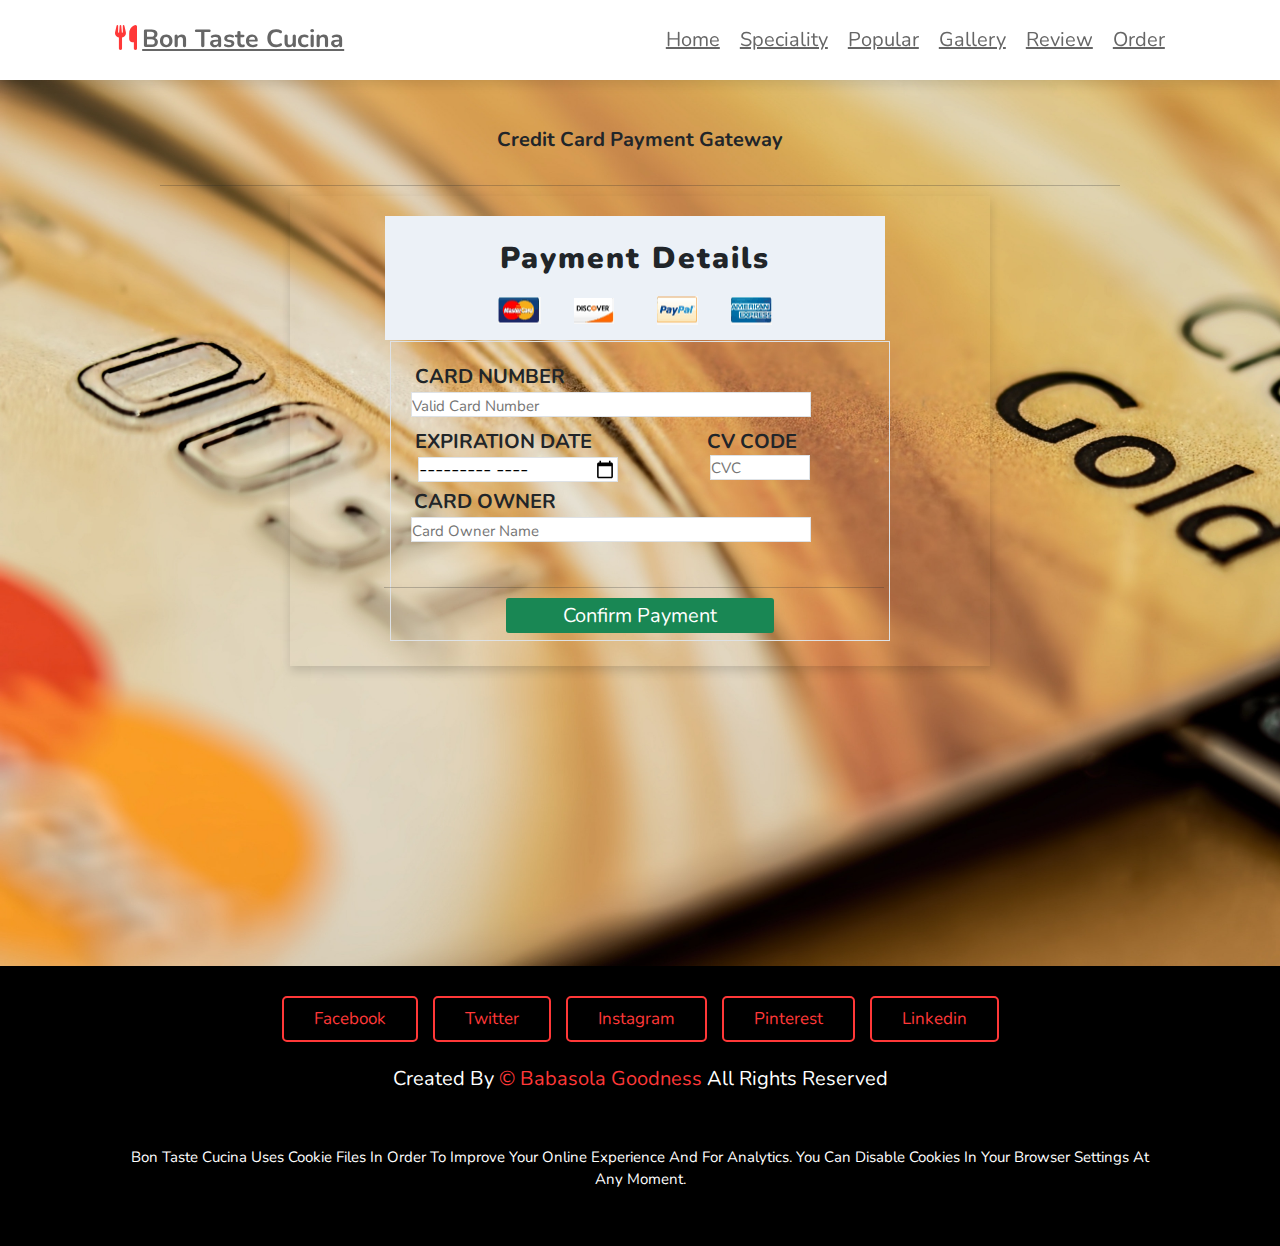
<file: Card.html>
<!DOCTYPE html>
<html lang="en">
<head>
    <meta charset="UTF-8">
    <meta http-equiv="X-UA-Compatible" content="IE=edge">
    <meta name="viewport" content="width=device-width, initial-scale=1.0">
    <title> Pay with Card </title>

    <link rel="preconnect" href="https://fonts.googleapis.com">
    <link rel="preconnect" href="https://fonts.gstatic.com" crossorigin>
    <link href="https://fonts.googleapis.com/css2?family=Dancing+Script:wght@400;500;600&family=Quicksand:wght@300;400;500;600;700&display=swap" rel="stylesheet">
    <link rel="stylesheet" href="bootstrap-5.1.3-dist/css/bootstrap.css">

    <!-- font awesome cdn link -->
    <link rel="stylesheet" href="https://cdnjs.cloudflare.com/ajax/libs/font-awesome/6.2.0/css/all.min.css">
    <link rel="shortcut icon" href="/img/bankfav.jpg" type="image/x-icon">

    <!-- custom css file link -->
    <link rel="stylesheet" href="Home.css">
    <link rel="stylesheet" href="cart.css">
</head>
<body class="backCard">
    
    <!-- header section -->
    <header>
        <a href="#" class="logo"><i class="fas fa-utensils"></i>Bon Taste Cucina</a>

        <div id="menu-bar" class="fas fa-bars"></div>

        <nav class="navbar">
            <a href="Home.html">home</a>
            <a href="#speciality">speciality</a>
            <a href="#popular">popular</a>
            <a href="#gallery">gallery</a>
            <a href="#review">review</a>
            <a href="#order">order</a>
            <!-- <a class="active" href="cart.html"><i class="fa-solid fa-cart-shopping"> <div id="badge"> 0 </div></i></a> -->
        </nav>
    </header>

    <br><br><br><br><br><br><br>

    <article class="text-center">
        <section>
            <p class="fs-2 fw-bold">Credit Card Payment Gateway</p>
        </section>

        <hr class="w-75 m-auto">

        <section class="shadow payCard m-auto mt-3">
            <div class="pay p-4">
                <p class="mt-2 pb-2 pdetails">Payment Details</p>
                <img src="img/mastercard.PNG" alt="Master Card" class="mastercard">
                <img src="img/Discover.PNG" alt="Discover" class="discover">
                <img src="img/Paypal.PNG" alt="Paypal" class="paypal">
                <img src="img/Americaexpress.PNG" alt="America Express" class="americaexpress">
            </div>
        </section>
        <section class="div59 border">
            <div class="ms-auto">
                <p class="cardNo">
                    <label for="cardNumber" class="fw-bold fs-2">CARD NUMBER</label><br>
                    <input class="m-auto cardInput border" type="tel" name="cardNumber" id="cardNumber" placeholder="Valid Card Number" required>
                </p>
                <p class="expiringDate">
                    <label for="expiringDate" class="fw-bold fs-2">EXPIRATION DATE</label>
                    <input type="month" name="expiringDate" id="expiringDate" class="border cardExpire" required>
                    <label for="cvCode" class="fs-2 fw-bold cvCodelabel"> CV CODE</label>
                    <input type="tel" name="cvCode" id="cvCode" placeholder="CVC" pattern="[0-9]{3}" class="cvCode border" required>
                </p>
                <p>
                    <label for="cardOwner" class="fs-2 fw-bold cardOwnerlabel"> CARD OWNER</label>
                    <input type="text" name="cardOwner" id="cardOwner" placeholder="Card Owner Name" class="border cardOwner" required >
                </p>
            </div>

            <hr class="div77">

            <div>
                <button class="btn-success fs-2 p-1 w-100 rounded-3" type="submit" onclick="confirmPayment()">Confirm Payment</button>
            </div>
        </section>
    </article>
    


    <section class="footer">

        <div class="share">
            <a href="#" class="btn">facebook</a>
            <a href="#" class="btn">twitter</a>
            <a href="#" class="btn">instagram</a>
            <a href="#" class="btn">pinterest</a>
            <a href="#" class="btn">linkedin</a>
        </div> 

        <h1 class="credit"> created by <span> &copy; Babasola Goodness </span> all rights reserved</h1>

        <p class="credits">Bon Taste Cucina uses cookie files in order to improve your online experience and for analytics. You can disable cookies in your browser settings at any moment.</p>
    </section>


    <!-- Scroll top button -->
    <a href="#home" class="fas fa-angle-up" id="scroll-top"></a>



    <!-- custom js file link -->
    <script src="cart.js"></script>
    <script src="bootstrap-5.1.3-dist/js/bootstrap.js"></script>
    <script src="bootstrap-5.1.3-dist/js/bootstrap.bundle.js"></script>
</body>
</html>
</file>
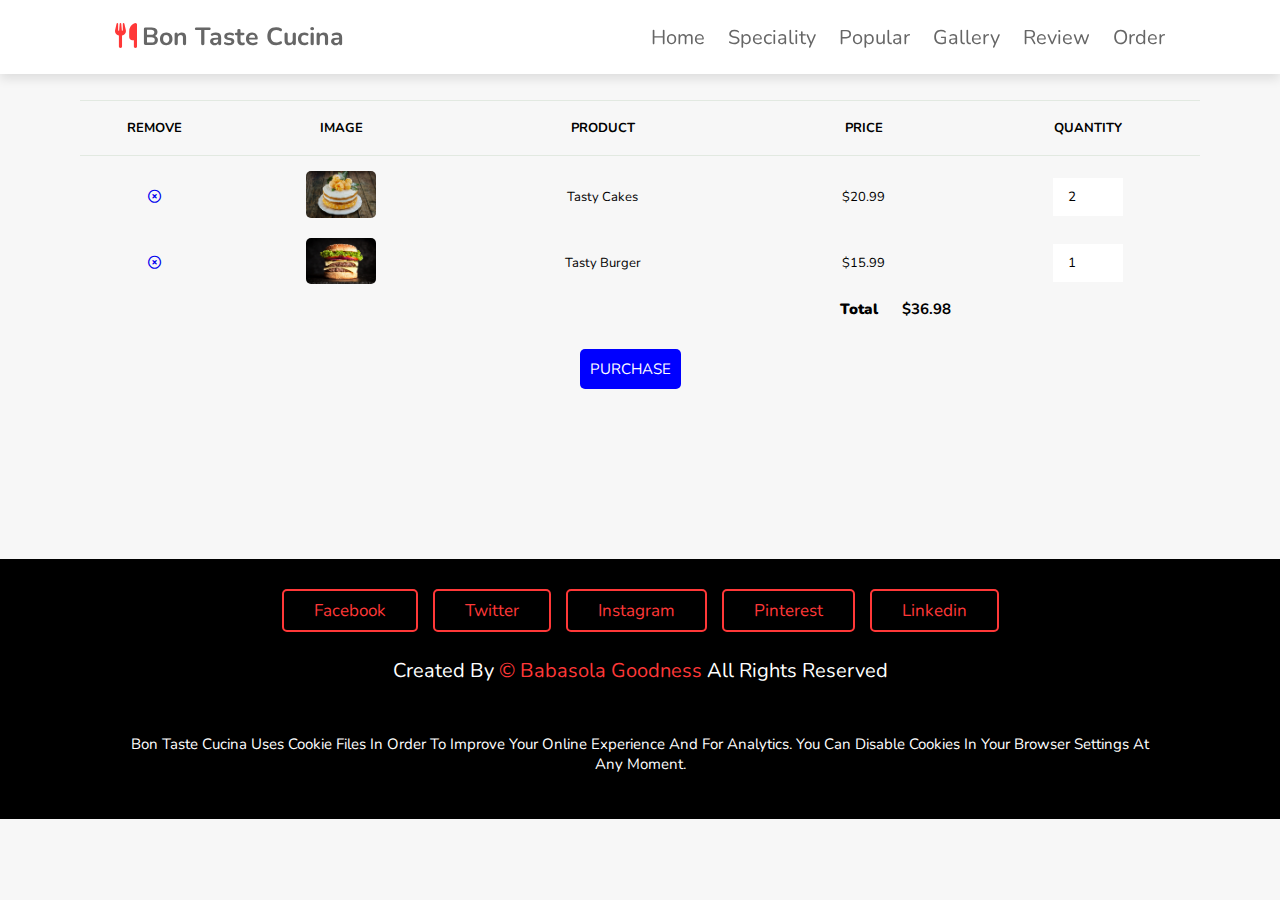
<file: cart.html>
<!DOCTYPE html>
<html lang="en">
<head>
    <meta charset="UTF-8">
    <meta http-equiv="X-UA-Compatible" content="IE=edge">
    <meta name="viewport" content="width=device-width, initial-scale=1.0">
    <title>Cart</title>

    <link rel="preconnect" href="https://fonts.googleapis.com">
    <link rel="preconnect" href="https://fonts.gstatic.com" crossorigin>
    <link href="https://fonts.googleapis.com/css2?family=Dancing+Script:wght@400;500;600&family=Quicksand:wght@300;400;500;600;700&display=swap" rel="stylesheet">

    <!-- font awesome cdn link -->
    <link rel="stylesheet" href="https://cdnjs.cloudflare.com/ajax/libs/font-awesome/6.2.0/css/all.min.css">
    <link rel="shortcut icon" href="/img/favicon.jpg" type="image/x-icon">

    <!-- custom css file link -->
    <link rel="stylesheet" href="Home.css">
    <link rel="stylesheet" href="cart.css">
</head>
<body>
    
    <!-- header section -->
    <header>
        <a href="#" class="logo"><i class="fas fa-utensils"></i>Bon Taste Cucina</a>

        <div id="menu-bar" class="fas fa-bars"></div>

        <nav class="navbar">
            <a href="Home.html">home</a>
            <a href="#speciality">speciality</a>
            <a href="#popular">popular</a>
            <a href="#gallery">gallery</a>
            <a href="#review">review</a>
            <a href="#order">order</a>
            <!-- <a class="active" href="cart.html"><i class="fa-solid fa-cart-shopping"> <div id="badge"> 0 </div></i></a> -->
        </nav>
    </header>


    <section class="section-p1" id="cart">
        <table width="100%">
            <thead>
                <tr>
                    <td>Remove</td>
                    <td>Image</td>
                    <td>Product</td>
                    <td>Price</td>
                    <td>Quantity</td>
                    <!-- <td>Subtotal</td> -->
                </tr>
            </thead>
            <tbody class="cart-row">
                 <tr>
                    <td><a href="#" class="btn-danger"><i class="far fa-times-circle"></i></a></td>
                    <td><img src="img/p-2.jpg" alt=""></td>
                    <td>Tasty Cakes</td>
                    <td class="cart-price">$20.99</td>
                    <td><input class="cart-quantity-input" type="number" value="2"></td>
                    <!-- <td>$20</td> -->
                 </tr>
                 <tr>
                    <td><a href="#" class="btn-danger"><i class="far fa-times-circle"></i></a></td>
                    <td><img src="img/p-1.jpg" alt=""></td>
                    <td>Tasty Burger</td>
                    <td class="cart-price">$15.99</td>
                    <td><input class="cart-quantity-input" type="number" value="1"></td>
                    <!-- <td>$15</td> -->
                 </tr>
                 <!-- <tr>
                    <td><a href="#" class="btn-danger"><i class="far fa-times-circle"></i></a></td>
                    <td><img src="img/p-5.jpg" alt=""></td>
                    <td>Cold Drinks</td>
                    <td class="cart-price">$10</td>
                    <td class="cart-quantity-input"><input type="number" value="1"></td>
                    <td>$10</td>
                 </tr> -->
            </tbody>
        </table>
        <div class="cart-total">
            <strong class="cart-total-title">Total</strong>
            <span class="cart-total-price">$36.98</span>
        </div>

        <button class="btn-purchase" type="button">PURCHASE</button>
    </section>
    <br><br><br><br><br>


    <section class="footer">

        <div class="share">
            <a href="#" class="btn">facebook</a>
            <a href="#" class="btn">twitter</a>
            <a href="#" class="btn">instagram</a>
            <a href="#" class="btn">pinterest</a>
            <a href="#" class="btn">linkedin</a>
        </div> 

        <h1 class="credit"> created by <span> &copy; Babasola Goodness </span> all rights reserved</h1>

        <p class="credits">Bon Taste Cucina uses cookie files in order to improve your online experience and for analytics. You can disable cookies in your browser settings at any moment.</p>
    </section>


    <!-- Scroll top button -->
    <a href="#home" class="fas fa-angle-up" id="scroll-top"></a>



    <!-- custom js file link -->
    <script src="cart.js"></script>
</body>
</html>
</file>
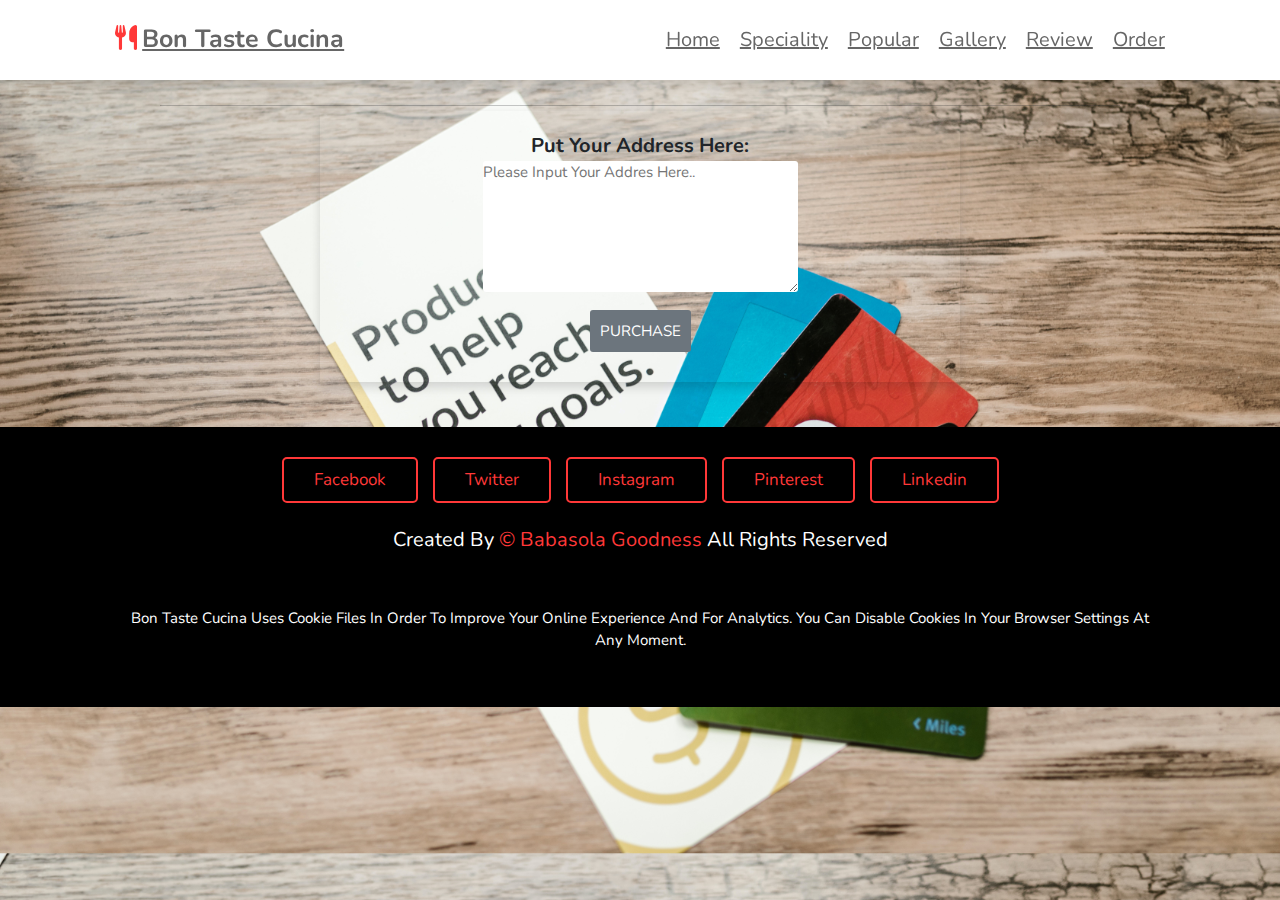
<file: Cash.html>
<!DOCTYPE html>
<html lang="en">
<head>
    <meta charset="UTF-8">
    <meta http-equiv="X-UA-Compatible" content="IE=edge">
    <meta name="viewport" content="width=device-width, initial-scale=1.0">
    <title> Pay on Delivery </title>

    <link rel="preconnect" href="https://fonts.googleapis.com">
    <link rel="preconnect" href="https://fonts.gstatic.com" crossorigin>
    <link href="https://fonts.googleapis.com/css2?family=Dancing+Script:wght@400;500;600&family=Quicksand:wght@300;400;500;600;700&display=swap" rel="stylesheet">
    <link rel="stylesheet" href="bootstrap-5.1.3-dist/css/bootstrap.css">

    <!-- font awesome cdn link -->
    <link rel="stylesheet" href="https://cdnjs.cloudflare.com/ajax/libs/font-awesome/6.2.0/css/all.min.css">
    <!-- <link rel="shortcut icon" href="/img/atmm.jpg" type="image/x-icon"> -->
    <link rel="shortcut icon" href="img/atmm.jpg" type="image/x-icon">

    <!-- custom css file link -->
    <link rel="stylesheet" href="Home.css">
    <link rel="stylesheet" href="cart.css">
</head>
<body class="backCash">
    
    <!-- header section -->
    <header>
        <a href="#" class="logo"><i class="fas fa-utensils"></i>Bon Taste Cucina</a>

        <div id="menu-bar" class="fas fa-bars"></div>

        <nav class="navbar">
            <a href="Home.html">home</a>
            <a href="#speciality">speciality</a>
            <a href="#popular">popular</a>
            <a href="#gallery">gallery</a>
            <a href="#review">review</a>
            <a href="#order">order</a>
            <!-- <a class="active" href="cart.html"><i class="fa-solid fa-cart-shopping"> <div id="badge"> 0 </div></i></a> -->
        </nav>
    </header>

    <br><br><br><br><br><br><br>

    <article class="text-center">

        <hr class="m-auto w-75">

        <section class="shadow w-50 m-auto mt-2">
            <p class="fs-3">
                <label for="address" class="fw-bold fs-2">Put your address here:</label>
                <textarea name="address" id="address" cols="30" rows="5" autofocus placeholder="Please Input your addres here.." class="rounded-3"></textarea>
            </p>
            <p>
                <button class="btn-lg btn-secondary p-3 fs-4" type="button" onclick="CashPurchase()">PURCHASE</button>
            </p>
        </section>
    </article>
    
    <br><br><br>


    <section class="footer">

        <div class="share">
            <a href="#" class="btn">facebook</a>
            <a href="#" class="btn">twitter</a>
            <a href="#" class="btn">instagram</a>
            <a href="#" class="btn">pinterest</a>
            <a href="#" class="btn">linkedin</a>
        </div> 

        <h1 class="credit"> created by <span> &copy; Babasola Goodness </span> all rights reserved</h1>

        <p class="credits">Bon Taste Cucina uses cookie files in order to improve your online experience and for analytics. You can disable cookies in your browser settings at any moment.</p>
    </section>


    <!-- Scroll top button -->
    <a href="#home" class="fas fa-angle-up" id="scroll-top"></a>



    <!-- custom js file link -->
    <script src="cart.js"></script>
</body>
</html>
</file>
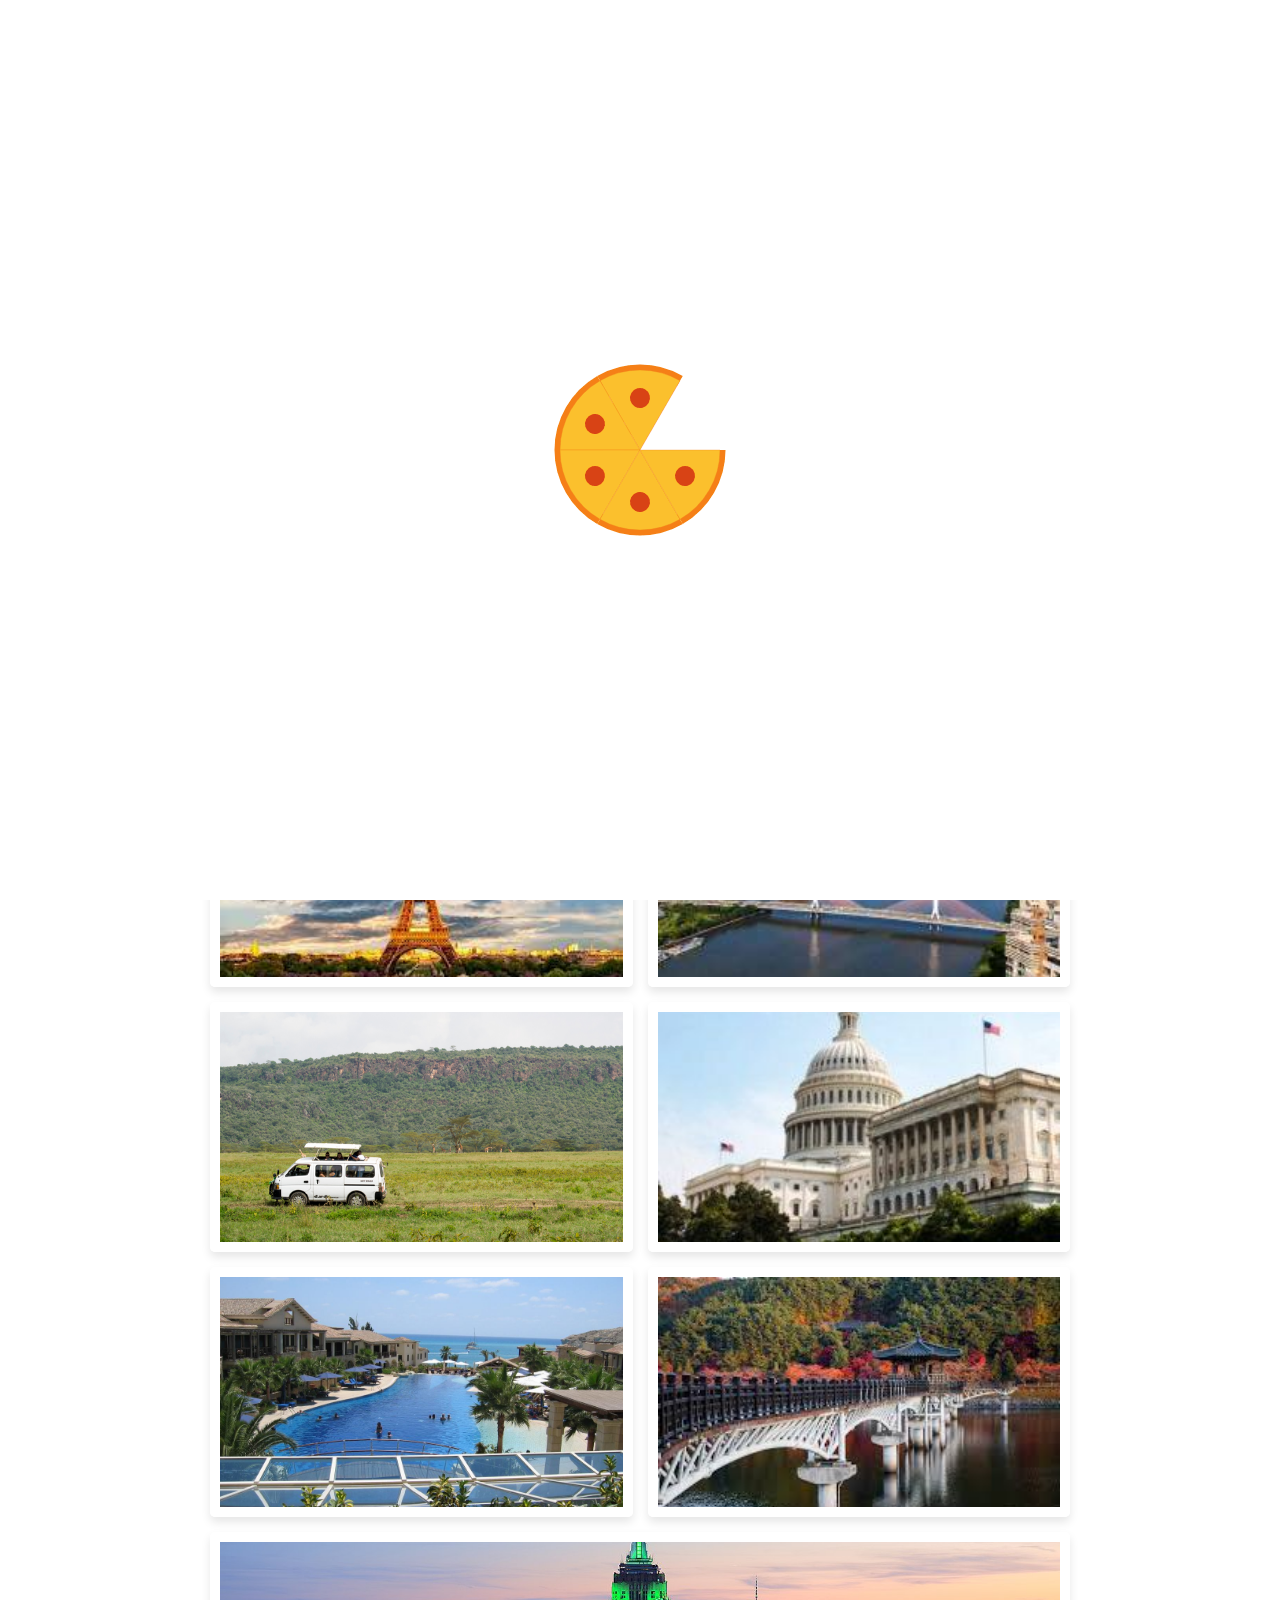
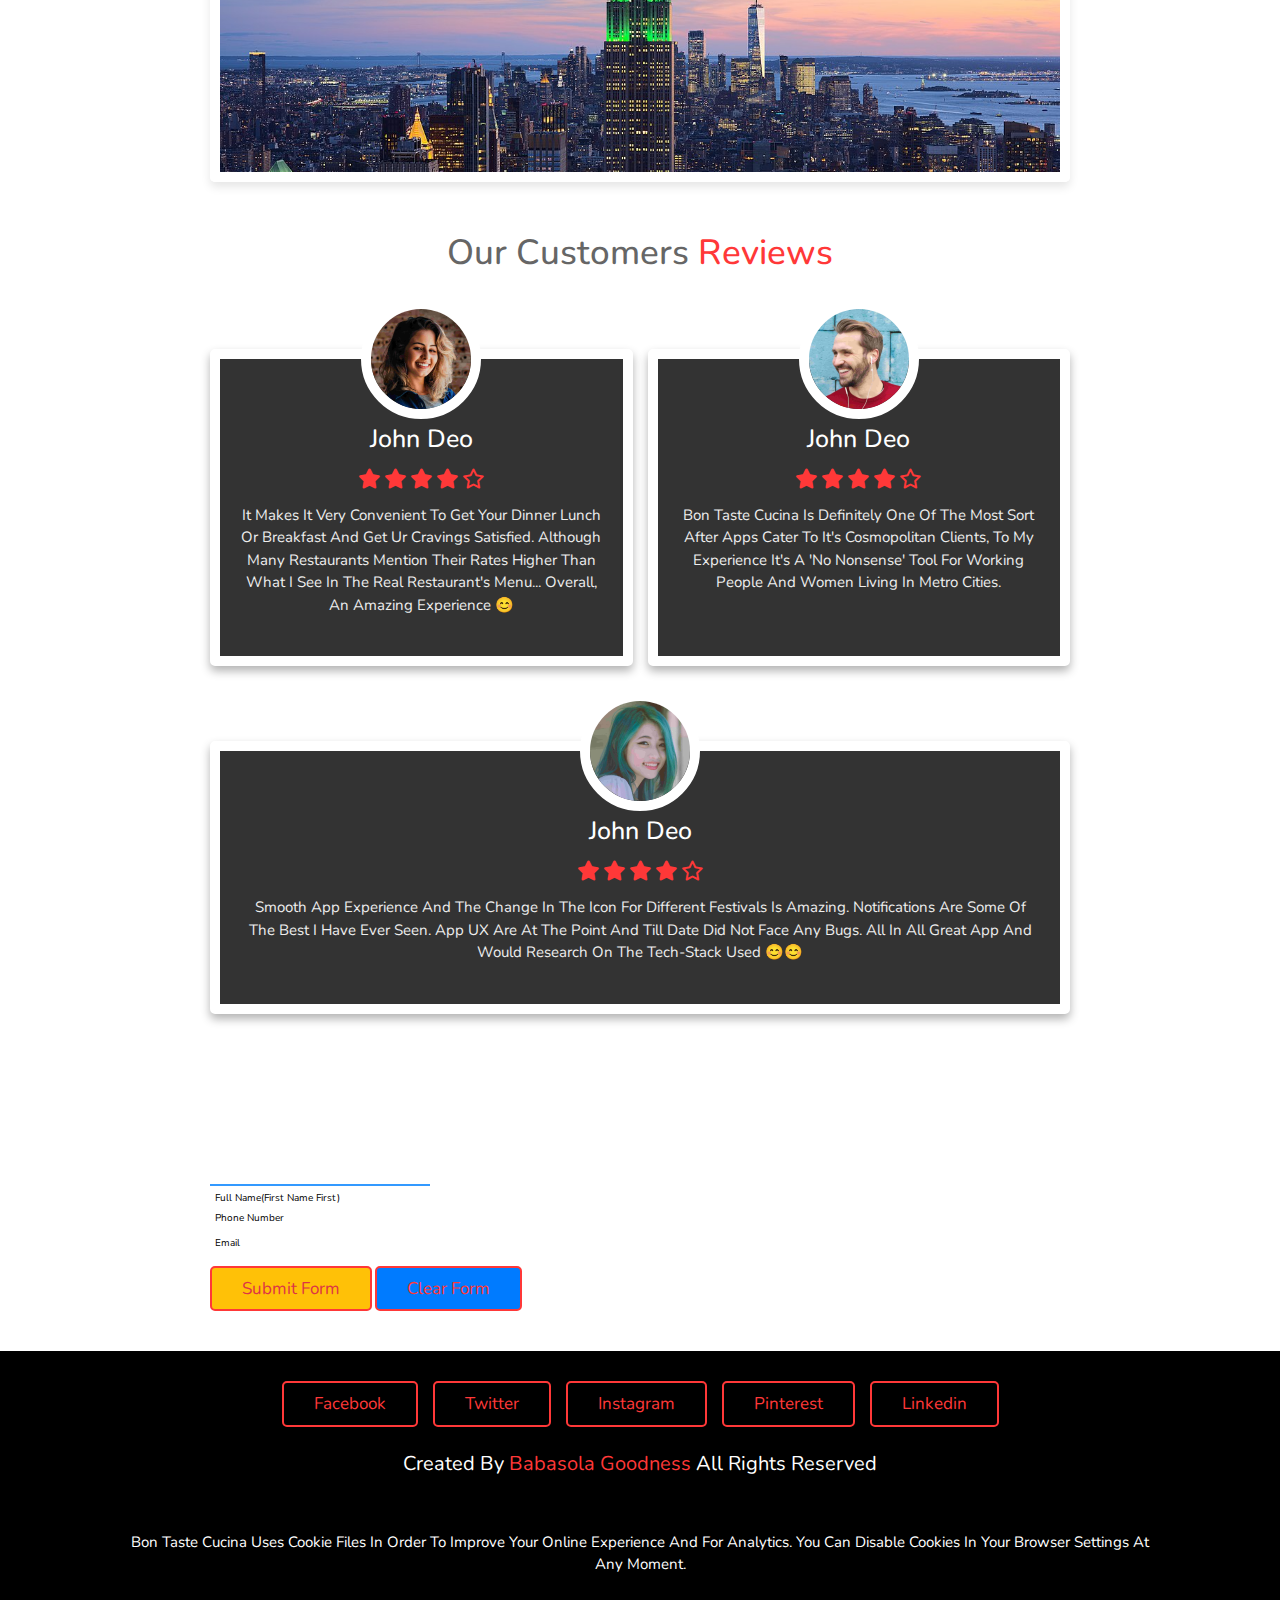
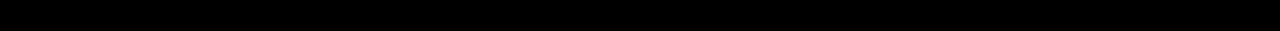
<file: Home.html>
<!DOCTYPE html>
<html lang="en">

<head>
    <meta charset="UTF-8">
    <meta http-equiv="X-UA-Compatible" content="IE=edge">
    <meta name="viewport" content="width=device-width, initial-scale=1.0">
    <title>Welcome</title>
    <!-- Latest compiled and minified CSS -->
    <link rel="stylesheet" href="https://maxcdn.bootstrapcdn.com/bootstrap/4.5.0/css/bootstrap.min.css">

    <!-- jQuery library -->
    <script src="https://ajax.googleapis.com/ajax/libs/jquery/3.5.1/jquery.min.js"></script>

    <!-- Popper JS -->
    <script src="https://cdnjs.cloudflare.com/ajax/libs/popper.js/1.16.0/umd/popper.min.js"></script>

    <!-- Latest compiled JavaScript -->
    <script src="https://maxcdn.bootstrapcdn.com/bootstrap/4.5.0/js/bootstrap.min.js"></script>
    <link rel="stylesheet" href="style2.css">
    <link rel="stylesheet" href="bootstrap-5.1.3-dist/css/">
    <link rel="preconnect" href="https://fonts.googleapis.com">
    <link rel="preconnect" href="https://fonts.gstatic.com" crossorigin>
    <link
        href="https://fonts.googleapis.com/css2?family=Dancing+Script:wght@400;500;600&family=Quicksand:wght@300;400;500;600;700&display=swap"
        rel="stylesheet">

    <!-- font awesome cdn link -->
    <link rel="stylesheet" href="https://cdnjs.cloudflare.com/ajax/libs/font-awesome/6.2.0/css/all.min.css">
    <link rel="shortcut icon" href="/img/favicon.jpg" type="image/x-icon">

    <!-- custom css file link -->
    <link rel="stylesheet" href="Home.css">

    <!-- ADD To Cart JS file -->
    <script src="cart.js" async></script>
</head>

<body>
    <!-- header section -->
    <header>
        <a href="#" class="logo"><i class="fas fa-utensils"></i>Miracle Airline</a>

        <div id="menu-bar" class="fas fa-bars"></div>

        <nav class="navbar">
            <a href="#home">home</a>
            <a href="#speciality">Explore</a>
            <a href="#popular">popular</a>
            <a href="#gallery">gallery</a>
            <a href="#review">review</a>
            <a href="cart.html">book</a>
            <!-- <a href="cart.html"><i class="fa-solid fa-cart-shopping"><div id="badge"> 0 </div></i> </a> -->
        </nav>
    </header>


    <script src="form.js"></script>



    <!-- Home section -->
    <section class="home" id="home">

        <div class="content">
            <div id="form"><!--form-->
                <h1 class="text-danger">Book A Flight</h1>

                <div id="input"><!--input-->
                    <input type="text" id="input-group" id="fromPlace" placeholder="From">
                    <input type="text" id="input-group" id="toPlace" placeholder="To">
                    <input type="text" id="input-group" id="date" placeholder="Departure Date">
                    <input type="text" id="input-group" placeholder="Departure Time">
                    <select id="input-group">
                    </select>
                </div><!--input-->

                <div id="input2"><!--input2-->
                    <input type="number" id="input-group" placeholder="Adult">
                    <input type="number" id="input-group" placeholder="Children(2-11years)">
                    <input type="number" id="input-group" placeholder="infant(under 2years)">
                </div><!--input2-->

                <div id="input3"><!--input3-->
                    <span id="input-group" class="text-primary">Select Your Fare</span>
                    <input type="radio" id="input-group" name="r">
                    <label class="" for="input-group">One Way</label>
                    <input type="radio" id="input-group" name="r">
                    <label class="" for="input-group">Round Trip</label>
                </div><!--input3-->

                <div id="input4"><!--input4-->
                    <input type="text" id="input-group" placeholder="Return Date">
                    <input type="text" id="input-group" placeholder="Return time">
                    <input type="text" id="input-group1" placeholder="Any Message">
                </div><!--input4-->

                <div id="input5"><!--input5-->
                    <h5 class="text-danger">Personal Details</h5>
                </div><!--input5-->

                <div id="myForm" class="input6"><!--input6-->
                    <input type="text" class="input-group" placeholder="Full Name(First name first)" id="fullName">
                    <input type="number" class="input-group" placeholder="Phone Number" id="number">
                    <input type="email" class="input-group1" placeholder="Email" id="email">
                </div><!--input6-->
                <button type="submit" onclick="submitForm()" id="submit" class="btn btn-warning text-white">Submit
                    Form</button>
                <button type="reset" class="btn btn-primary">Clear Form</button>
            </div><!--form-->

            <!--form-->
            

        <!-- Gallery section -->
        <section class="gallery" id="gallery">

            <h1 class="heading">Our Availabe <span> Flight </span> </h1>

            <div class="box-container">

                <div class="box">
                    <img src="img/london.jpg" alt="">
                    <div class="content">
                        <h3>London</h3>
                        <p>26 September 2023 - 31 December 2023</p>
                        <a href="#" class="btn">Book Now</a>
                    </div>
                </div>
                <div class="box">
                    <img src="img/dubai.jpg" alt="">
                    <div class="content">
                        <h3>Dubai</h3>
                        <p>01 October 2023 - 30 October 2023</p>
                        <a href="#" class="btn">Book Now</a>
                    </div>
                </div>
                <div class="box">
                    <img src="img/paris.jpg" alt="">
                    <div class="content">
                        <h3>Paris</h3>
                        <p>01 September 2023 - 01 January 2024</p>
                        <a href="#" class="btn">Book Now</a>
                    </div>
                </div>
                <div class="box">
                    <img src="img/Guangzhou.jpg" alt="">
                    <div class="content">
                        <h3>Guangzhou</h3>
                        <p>07 November 2023 - 31 November 2023</p>
                        <a href="#" class="btn">Book Now</a>
                    </div>
                </div>
                <div class="box">
                    <img src="img/kenya2.png" alt="">
                    <div class="content">
                        <h3>Kenya</h3>
                        <p>03 October 2023 - 03 November 2023</p>
                        <a href="#" class="btn">Book Now</a>
                    </div>
                </div>
                <div class="box">
                    <img src="img/usa2.jpg" alt="">
                    <div class="content">
                        <h3>United States of America</h3>
                        <p>01 November 2023 - 31 December 2023</p>
                        <a href="#" class="btn">Book Now</a>
                    </div>
                </div>
                <div class="box">
                    <img src="img/ghana2.jpg" alt="">
                    <div class="content">
                        <h3>Ghana</h3>
                        <p>01 September 2023 - 02 November 2023</p>
                        <a href="#" class="btn">Book Now</a>
                    </div>
                </div>
                <div class="box">
                    <img src="img/south korea2.jpg" alt="">
                    <div class="content">
                        <h3>South Korea</h3>
                        <p>02 September 2023 - 31 December2023</p>
                        <a href="#" class="btn">Book Now</a>
                    </div>
                </div>
                <div class="box">
                    <img src="img/newyork.jpg" alt="">
                    <div class="content">
                        <h3>New York</h3>
                        <p>29 October 2023 - 30 December 2023</p>
                        <a href="#" class="btn">Book Now</a>
                    </div>
                </div>

            </div>

        </section>


        <!-- Review section -->
        <section class="review" id="review">

            <h1 class="heading"> our customers <span>reviews</span> </h1>

            <div class="box-container">

                <div class="box">
                    <img src="img/pic1.png" alt="">
                    <h3>john deo</h3>
                    <div class="stars">
                        <i class="fas fa-star"></i>
                        <i class="fas fa-star"></i>
                        <i class="fas fa-star"></i>
                        <i class="fas fa-star"></i>
                        <i class="far fa-star"></i>
                    </div>
                    <p>It makes it very convenient to get your dinner lunch or breakfast and get ur cravings satisfied.
                        Although many restaurants mention their rates higher than what I see in the real restaurant's
                        menu... Overall, an amazing experience 😊</p>
                </div>
                <div class="box">
                    <img src="img/pic2.png" alt="">
                    <h3>john deo</h3>
                    <div class="stars">
                        <i class="fas fa-star"></i>
                        <i class="fas fa-star"></i>
                        <i class="fas fa-star"></i>
                        <i class="fas fa-star"></i>
                        <i class="far fa-star"></i>
                    </div>
                    <p>Bon Taste Cucina is definitely one of the most sort after apps cater to it's cosmopolitan
                        clients, to my experience it's a 'no nonsense' tool for working people and women living in metro
                        cities.</p>
                </div>
                <div class="box">
                    <img src="img/pic3.png" alt="">
                    <h3>john deo</h3>
                    <div class="stars">
                        <i class="fas fa-star"></i>
                        <i class="fas fa-star"></i>
                        <i class="fas fa-star"></i>
                        <i class="fas fa-star"></i>
                        <i class="far fa-star"></i>
                    </div>
                    <p>Smooth app experience and the change in the icon for different festivals is amazing.
                        Notifications are some of the best I have ever seen. App UX are at the point and till date did
                        not face any bugs. All in all great app and would research on the tech-stack used 😊😊</p>
                </div>

            </div>

        </section>


        <!-- Order section -->
        <section class="order" id="order">

            <div id="input5"><!--input5-->
                <h3 class="text-white">Personal Details</h3>
            </div><!--input5-->

            <div id="myForm" class="input6"><!--input6-->
                <input type="text" class="input-group" placeholder="Full Name(First name first)" id="fullName">
                <input type="number" class="input-group" placeholder="Phone Number" id="number">
                <input type="email" class="input-group1" placeholder="Email" id="email">
            </div><!--input6-->
            <button type="submit" onclick="submitForm()" id="submit" class="btn btn-warning text-danger">Submit
                Form</button>
            <button type="reset" class="btn btn-primary">Clear Form</button>
            </div><!--form-->

            </form><!--form-->

        </section>


        <!-- Footer section -->
        <section class="footer">

            <div class="share">
                <a href="#" class="btn">facebook</a>
                <a href="#" class="btn">twitter</a>
                <a href="#" class="btn">instagram</a>
                <a href="#" class="btn">pinterest</a>
                <a href="#" class="btn">linkedin</a>
            </div>

            <h1 class="credit"> created by <span> Babasola Goodness </span> all rights reserved</h1>

            <p class="credits">Bon Taste Cucina uses cookie files in order to improve your online experience and for
                analytics. You can disable cookies in your browser settings at any moment.</p>
        </section>


        <!-- Scroll top button -->
        <a href="#home" class="fas fa-angle-up" id="scroll-top"></a>


        <!-- Loader -->
        <div class="loader-container">
            <img src="img/loader.gif" alt="">
        </div>





        <!-- custom js file link -->
        <script src="script.js"></script>
</body>

</html>
</file>
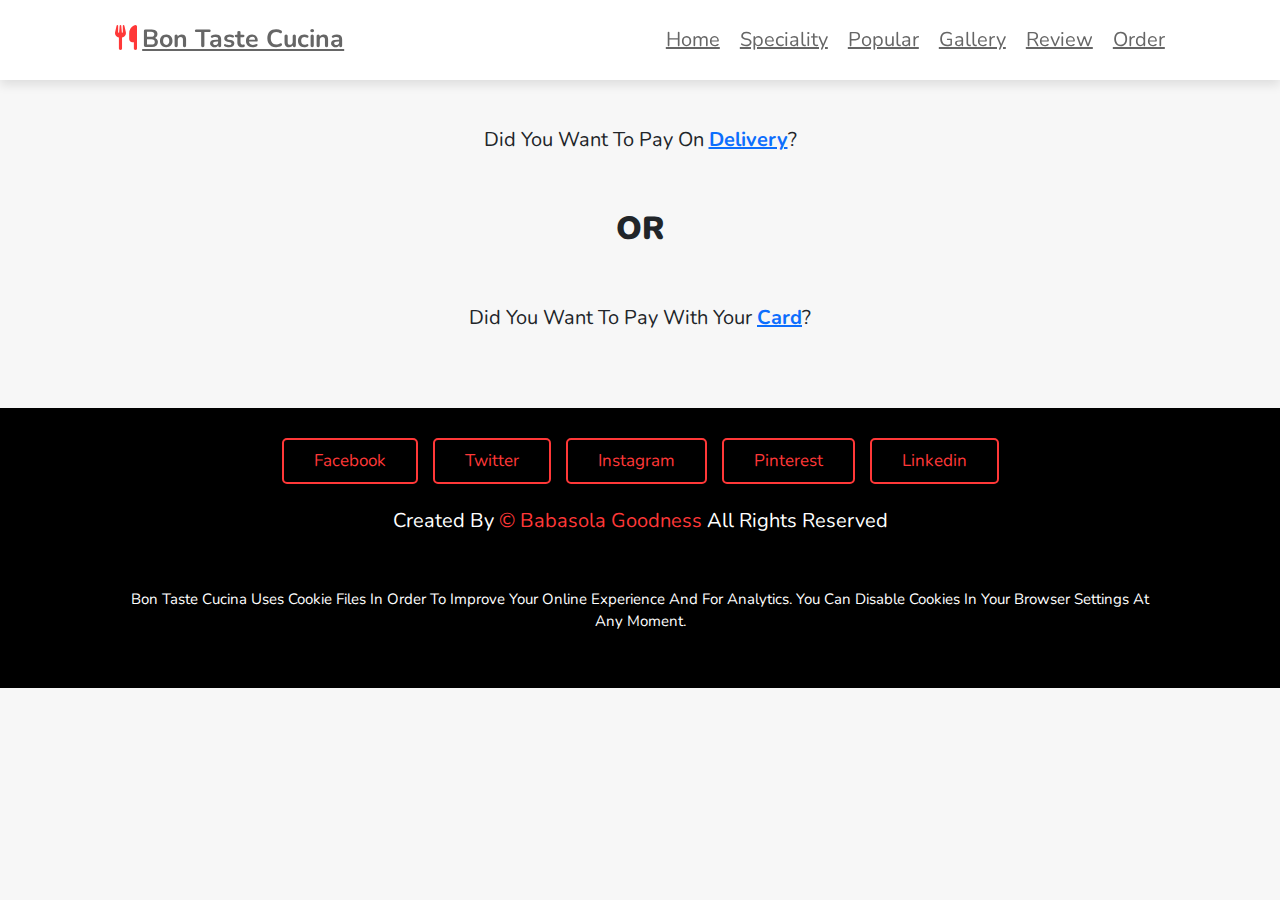
<file: Next.html>
<!DOCTYPE html>
<html lang="en">
<head>
    <meta charset="UTF-8">
    <meta http-equiv="X-UA-Compatible" content="IE=edge">
    <meta name="viewport" content="width=device-width, initial-scale=1.0">
    <title> Untitled </title>

    <link rel="preconnect" href="https://fonts.googleapis.com">
    <link rel="preconnect" href="https://fonts.gstatic.com" crossorigin>
    <link href="https://fonts.googleapis.com/css2?family=Dancing+Script:wght@400;500;600&family=Quicksand:wght@300;400;500;600;700&display=swap" rel="stylesheet">
    <link rel="stylesheet" href="bootstrap-5.1.3-dist/css/bootstrap.css">

    <!-- font awesome cdn link -->
    <link rel="stylesheet" href="https://cdnjs.cloudflare.com/ajax/libs/font-awesome/6.2.0/css/all.min.css">
    <!-- <link rel="shortcut icon" href="/img/favicon.jpg" type="image/x-icon"> -->

    <!-- custom css file link -->
    <link rel="stylesheet" href="Home.css">
    <link rel="stylesheet" href="cart.css">
</head>
<body>
    
    <!-- header section -->
    <header>
        <a href="#" class="logo"><i class="fas fa-utensils"></i>Bon Taste Cucina</a>

        <div id="menu-bar" class="fas fa-bars"></div>

        <nav class="navbar">
            <a href="Home.html">home</a>
            <a href="#speciality">speciality</a>
            <a href="#popular">popular</a>
            <a href="#gallery">gallery</a>
            <a href="#review">review</a>
            <a href="#order">order</a>
            <!-- <a class="active" href="cart.html"><i class="fa-solid fa-cart-shopping"> <div id="badge"> 0 </div></i></a> -->
        </nav>
    </header>

    <br><br><br><br><br><br><br>

    <article class="text-center">
        <section>
            <p class="fs-2">Did you want to pay on <a class="fw-bold" href="Cash.html">Delivery</a>?</p>
        </section>
        <section>
            <p class="fact">OR</p>
        </section>
        <section>
            <p class="fs-2">Did you want to pay with your <a class="fw-bold" href="Card.html">Card</a>?</p>
        </section>
    </article>
    
    <br><br><br>


    <section class="footer">

        <div class="share">
            <a href="#" class="btn">facebook</a>
            <a href="#" class="btn">twitter</a>
            <a href="#" class="btn">instagram</a>
            <a href="#" class="btn">pinterest</a>
            <a href="#" class="btn">linkedin</a>
        </div> 

        <h1 class="credit"> created by <span> &copy; Babasola Goodness </span> all rights reserved</h1>

        <p class="credits">Bon Taste Cucina uses cookie files in order to improve your online experience and for analytics. You can disable cookies in your browser settings at any moment.</p>
    </section>


    <!-- Scroll top button -->
    <a href="#home" class="fas fa-angle-up" id="scroll-top"></a>



    <!-- custom js file link -->
    <script src="cart.js"></script>
</body>
</html>
</file>
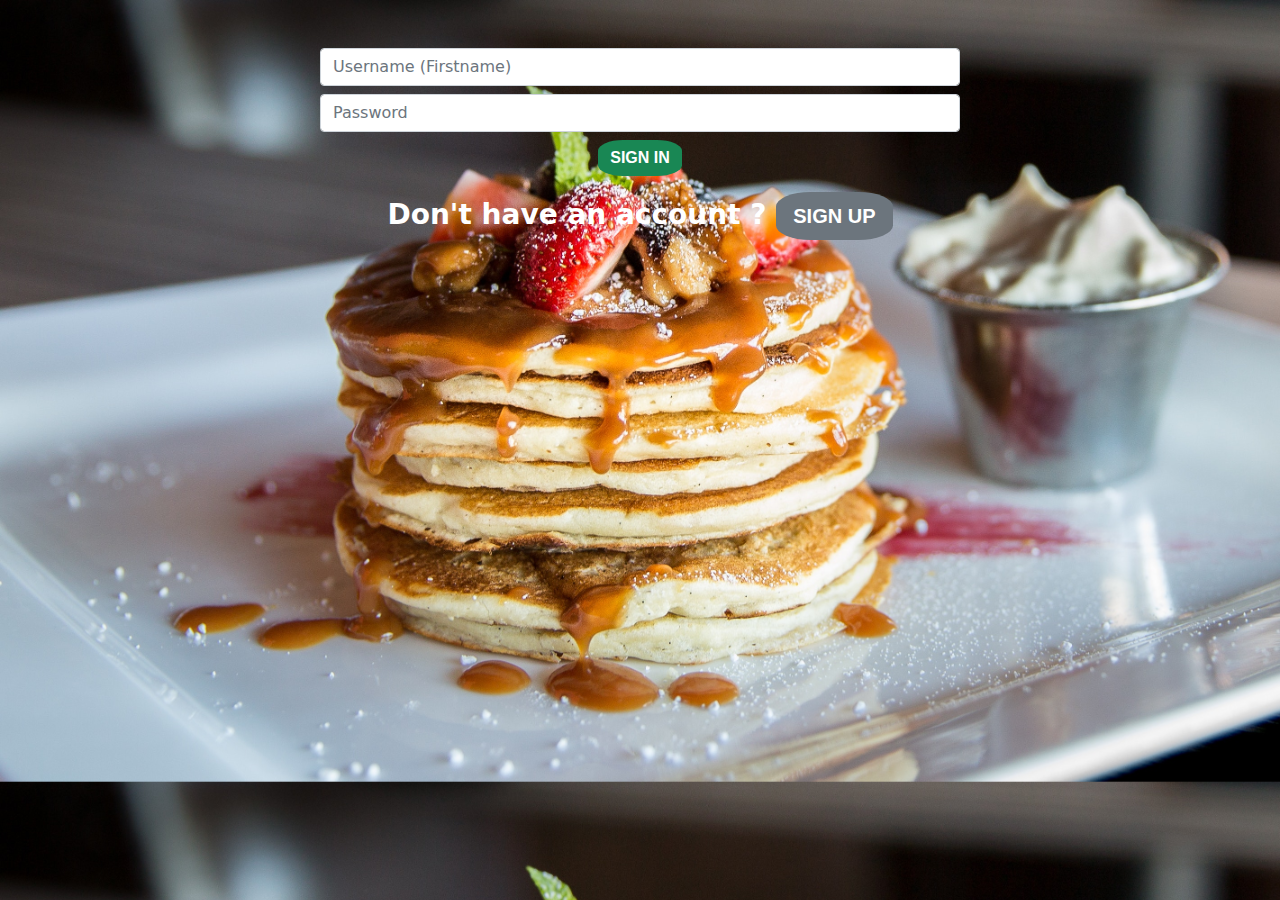
<file: signin.html>
<!DOCTYPE html>
<html lang="en">
<head>
    <meta charset="UTF-8">
    <meta http-equiv="X-UA-Compatible" content="IE=edge">
    <meta name="viewport" content="width=device-width, initial-scale=1.0">
    <title>Sing In To Our Page 🍽</title>
    <link rel="shortcut icon" href="/img/food6.jpg" type="image/x-icon">
    <link rel="stylesheet" href="style.css">
    <link rel="stylesheet" href="/bootstrap-5.1.3-dist/css/bootstrap.css">
</head>
<body class="body2">

    <div class="text-center col-xs-2 col-sm-2 col-md-8 col-lg-12 mt-5 mb-2">
        <input class="form-control m-auto mb-2 w-50" type="text" placeholder="Username (Firstname)" id="userName">
        <input class="form-control m-auto w-50" type="password" placeholder="Password" id="passWord">
    </div>

    <div class="col-xs-2 col-sm-2 col-md-8 col-lg-12 text-center">
        <button onclick="logIn()" class="btn btn-success hvvv border-0 fw-bold">
            SIGN IN
        </button>
    </div>

    <div class="text-center mt-3">
        <p class="fw-bold fs-3 text-white div21">Don't have an account ? <button class="btn btn-lg bg-secondary hvv text-white fw-bold" onclick="goGoSignUP()">SIGN UP</button></p>
    </div>
    
    <script src="script.js"></script>
    <script src="/bootstrap-5.1.3-dist/js/bootstrap.js"></script>
    <script src="/bootstrap-5.1.3-dist/js/bootstrap.bundle.js"></script>
</body>
</html>
</file>
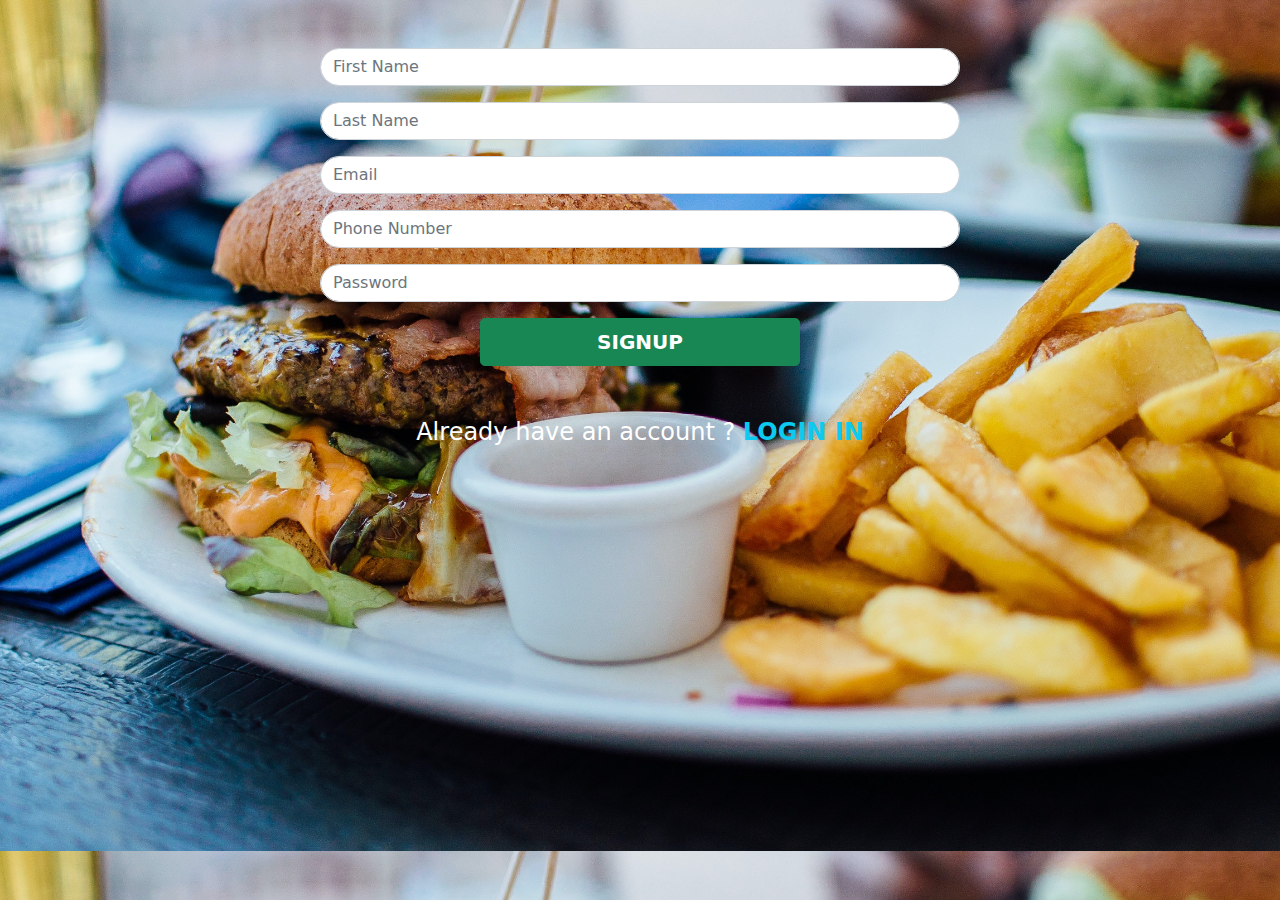
<file: signup.html>
<!DOCTYPE html>
<html lang="en">
<head>
    <meta charset="UTF-8">
    <meta http-equiv="X-UA-Compatible" content="IE=edge">
    <meta name="viewport" content="width=device-width, initial-scale=1.0">
    <title>Sign Up To Our Page 🍽</title>
    <link rel="shortcut icon" href="/img/food6.jpg" type="image/x-icon">
    <link rel="stylesheet" href="style.css">
    <link rel="stylesheet" href="/bootstrap-5.1.3-dist/css/bootstrap.css">
</head>
<body class="body1">
    
    <div class="text-center mt-5 col-xs-2 col-sm-2 col-md-8 col-lg-12">
        <input class="form-control info w-50 m-auto mt-3 rounded-pill" type="text" placeholder="First Name" id="firstname">
        <input class="form-control info w-50 m-auto mt-3 rounded-pill" type="text" placeholder="Last Name" id="lastname">
        <input class="form-control info w-50 m-auto mt-3 rounded-pill" type="email" placeholder="Email" id="email">
        <input class="form-control info w-50 m-auto mt-3 rounded-pill" type="number" placeholder="Phone Number" id="phonenumber">
        <input class="form-control info w-50 m-auto mt-3 rounded-pill" type="password" placeholder="Password" id="Password">

    </div>

    <div class="col-xs-2 col-sm-2 col-md-8 col-lg-12 text-center">
        <button class="btn btn-lg btn-success few fw-bold mb-5 mt-3 rounded-3 w-25 text-center" onclick="goSignUp()">SIGNUP</button>
    </div>
    
    <div class="col-xs-2 col-sm-2 col-md-8 col-lg-12 text-center text-white fs-4">
        Already have an account ? <a class="fw-bold text-info text-decoration-none" onclick="goLogIn()" href="#">LOGIN IN</a>
    </div>

    <script src="script.js"></script>
    <script src="/bootstrap-5.1.3-dist/js/bootstrap.js"></script>
    <script src="/bootstrap-5.1.3-dist/js/bootstrap.bundle.js"></script>
</body>
</html>
</file>
<file: Home.css>
@import url('https://fonts.googleapis.com/css2?family=Nunito:wght@200;300;400;600;700&display=swap');

:root{
    --red:#ff3838;
}

*{
    font-family: 'Nunito', sans-serif;
    margin: 0; padding: 0;
    box-sizing: border-box;
    outline: none; border: none;
    text-decoration: none;
    text-transform: capitalize;
    transition: all .2s linear;
}
*::selection{
    background:var(--red);
    color: #fff;
}

html{
    font-size: 62.5%;
    overflow-x: hidden;
    scroll-behavior: smooth;
    scroll-padding-top: 6rem;
}

body{
    background: #f7f7f7;
}

section{
    padding: 2rem 9%;
}

.heading{
    text-align: center;
    font-size: 3.5rem;
    padding: 1rem;
    color: #666;
}

.heading span{
    color: var(--red);
}
#badge
{
    position: absolute;
    background-color: rgb(255, 30, 30);
    color: white;
    border-radius: 50%;
    padding: 5px 8px;
    font-size: 14px;
    top: 10px;
    right:100px;
}

.btn{
    display: inline-block;
    padding: .8rem 3rem;
    border: .2rem solid var(--red);
    color: var(--red);
    cursor: pointer;
    font-size: 1.7rem;
    border-radius: .5rem;
    position: relative;
    overflow: hidden;
    z-index: 0;
    margin-top: 1rem;
}

.btn::before{
    content: '';
    position: absolute;
    top: 0; right: 0;
    width: 0%;
    height: 100%;
    background: var(--red);
    transition: .3s linear;
    z-index: -1;
}

.btn:hover::before{
    width: 100%;
    left: 0;
}

.btn:hover{
    color: #fff;
}

header{
    position: fixed;
    top: 0; left: 0; right: 0;
    z-index: 1000;
    display: flex;
    align-items: center;
    justify-content: space-between;
    background: #fff;
    padding: 2rem 9%;
    box-shadow:0 .5rem 1rem rgba(0,0,0,.1);
}

header .logo{
    font-size: 2.5rem;
    font-weight: bolder;
    color: #666;
}

header .logo i{
    padding-right: .5rem;
    color: var(--red);
}

header .navbar a{
    font-size: 2rem;
    margin-left: 2rem;
    color: #666;
}

header .navbar a:hover{
    color: var(--red);
}

#menu-bar{
    font-size: 3rem;
    cursor: pointer;
    color: #666;
    border: .1rem solid #666;
    border-radius: .3rem;
    padding: .5rem 1rem;
    display: none;
}

.home{
    display: flex;
    flex-wrap: wrap;
    gap: 1.5rem;
    min-height: 100vh;
    align-items: center;
    background: url(./img/home-bg.jpg) no-repeat;
    background-size: cover;
    background-position: center;
}

.home .content{
    flex: 1 1 40rem;
    padding-top: 6.5rem;
}

.home .image{
    flex: 1 1 40rem;
}

.home .image img{
    width: 100%;
    padding: 1rem;
    animation: float 3s linear infinite ;
}

@keyframes float {
    0%, 100%{
        transform: translateY(0rem);
    }
    50%{
        transform: translateY(3rem);
    }
}

.home .content h3{
    font-size: 5rem;
    color: #333;
}

.home .content p{
    font-size: 1.7rem;
    color: #666;
    padding: 1rem 0;
}

.speciality .box-container{
    display: flex;
    flex-wrap: wrap;
    gap: 1.5rem;
}

.speciality .box-container .box{
    flex: 1 1 30rem;
    position: relative;
    overflow: hidden;
    box-shadow: 0 .5rem 1 rem rgba(0,0,0,.1);
    border: .1rem solid rgba(0,0,0,.3);
    cursor: pointer;
    border-radius: .5rem;
}

.speciality .box-container .box .image{
    height: 100%;
    width: 100%;
    object-fit: cover;
    position: absolute;
    top: -100%; left: 0;
}

.speciality .box-container .box .content{
    text-align: center;
    background: #fff;
    padding: 2rem;
}

.speciality .box-container .box .content img{
    margin: 1.5rem 0;
}

.speciality .box-container .box .content h3{
    font-size: 2.5rem;
    color: #333;
}

.speciality .box-container .box .content p{
    font-size: 1.6rem;
    color: #333;
    padding: 1rem 0;
}

.speciality .box-container .box:hover .image{
    top: 0;
}

.speciality .box-container .box:hover .content{
    transform: translateY(100%);
}

.popular .box-container{
    display: flex;
    flex-wrap: wrap;
    gap: 1.5rem;
}

.popular .box-container .box{
    padding: 2rem;
    background: #fff;
    box-shadow: 0 .5rem 1rem rgba(0,0,0,.1);
    border: .1rem solid rgba(0,0,0,.3);
    border-radius: .5rem;
    text-align: center;
    flex: 1 1 30rem;
    position: relative;
}

.popular .box-container .box img{
    height: 25rem;
    object-fit: cover;
    width: 100%;
    border-radius: .5rem;
}

.popular .box-container .box .price{
    position: absolute;
    top: 3rem; left: 3rem;
    background: var(--red);
    color: #fff;
    font-size: 2rem;
    padding: .5rem 1rem;
    border-radius: .5rem;
}

.popular .box-container .box h3{
    color: #333;
    font-size: 2.5rem;
    padding-top: 1rem;
}
.popular .box-container .box .stars i{
    color: gold;
    font-size: 1.7rem;
    padding: 1rem .1rem;
}

.steps{
    display: flex;
    flex-wrap: wrap;
    gap: 1.5rem;
    padding: 1rem 0;
}

.steps .box{
    flex: 1 1 25rem;
    padding: 1rem;
    text-align: center;
}

.steps .box img{
    border-radius: 50%;
    border: 1rem solid #fff;
    box-shadow: 0 .5rem 1rem rgba(0,0,0,.1);
}
.steps .box h3{
    font-size: 3rem;
    color: #333;
    padding: 1rem; 
}

.gallery .box-container{
    display: flex;
    flex-wrap: wrap;
    gap: 1.5rem;
}

.gallery .box-container .box{
    height: 25rem;
    flex: 1 1 30rem;
    border: 1rem solid #fff;
    box-shadow: 0 .5rem 1rem rgba(0,0,0,.1);
    border-radius: .5rem;
    position: relative;
    overflow: hidden;
}

.gallery .box-container .box img{
    height: 100%;
    width: 100%;
    object-fit: cover;
}

.gallery .box-container .box .content{
    position: absolute;
    top: -100%;  left: 0;
    height: 100%;
    width: 100%;
    background: rgba(255, 255, 255, .9);
    padding: 2rem;
    padding-top: 5rem;
    text-align: center;
}

.gallery .box-container .box .content h3{
     font-size: 2.5rem;
     color: #333;
}

.gallery .box-container .box .content p{
    font-size: 1.5rem;
    color: #666;
    padding: 1rem 0;
}

.gallery .box-container .box:hover .content{
    top: 0;
}

.review .box-container{
    display: flex;
    flex-wrap: wrap;
    gap: 1.5rem;
}

.review .box-container .box{
    text-align: center;
    padding: 2rem;
    border: 1rem solid #fff;
    box-shadow: 0 .5rem 1rem rgba(0,0,0,.3);
    border-radius: .5rem;
    flex: 1 1 30rem;
    background: #333;
    margin-top: 6rem;
}

.review .box-container .box img{
    height: 12rem;
    width: 12rem;
    border-radius: 50%;
    border: 1rem solid #fff;
    margin-top: -8rem;
    object-fit: cover;
}

.review .box-container .box h3{
    font-size: 2.5rem;
    color: #fff;
    padding: .5rem 0;
}

.review .box-container .box .stars i{
    font-size: 2rem;
    color: var(--red);
    padding: .5rem 0;
}

.review .box-container .box p{
    font-size: 1.5rem;
    color: #eee;
    padding: 1rem 0;
}

.order .row{
    padding: 2rem;
    box-shadow: 0 .5rem 1rem rgba(0,0,0,.1);
    background: #fff;
    display: flex;
    flex-wrap: wrap;
    gap: 1.5rem;
    border-radius: .5rem;
}

.order .row .image{
    flex: 1 1 30rem;
}

.order .row .image img{
    height: 100%;
    width: 100%;
    object-fit: cover;
    border-radius: .5rem;
}

.order .row form{
    flex: 1 1 50rem;
    padding: 1rem;
}

.order .row form .inputBox{
    display: flex;
    justify-content: space-between;
    flex-wrap: wrap;
}

.order .row form .inputBox input, .order .row form textarea{
    padding: 1rem;
    margin: 1rem 0;
    font-size: 1.7rem;
    color: #333;
    text-transform: none;
    border: .1rem solid rgba(0,0,0,.3);
    border-radius: .5rem;
    width: 49%;
}

.order .row form textarea{
    width: 100%;
    resize: none;
    height: 15rem;
}

.order .row form .btn{
    background: none;
}

.order .row form .btn:hover{
    background: var(--red);
}

.footer{
    background: #000;
    text-align: center;
}

.footer .share{
    display: flex;
    gap: 1.5rem;
    justify-content: center;
    flex-wrap: wrap;
}

.footer .credit{
    padding: 2.5rem 1rem;
    color: #fff;
    font-weight: normal;
    font-size: 2rem;
}

.footer .credit span{
    color: var(--red);
}

.footer .credits{
    padding: 2.5rem 1rem;
    color: #fff;
    font-weight: normal;
    font-size: 1.5rem;
}

#scroll-top{
    position: fixed;
    top: -120%;
    right: 2rem;
    padding: .5rem 1rem;
    font-size: 4rem;
    background: var(--red);
    color: #fff;
    border-radius: .5rem;
    transition: 1s linear;
    z-index: 1000;
}

#scroll-top.active{
    top: calc(100% - 12rem);
}

.loader-container{
    position: fixed;
    top: 0; left: 0;
    z-index: 10000;
    background: #fff;
    display: flex;
    align-items: center;
    justify-content: center;
    height: 100%;
    width: 100%;
}

.loader-container.fade-out{
    top: -120%;
}















/* media queries */

@media(max-width:991px){
    html{
        font-size: 55%;
    }

    header{
        padding: 2rem;
    }

    /* section{
        padding: 2rem;
    } */
}

@media(max-width:768px){

    #menu-bar{
        display: initial;
    }

    header .navbar{
        position: absolute;
        top: 100%; left: 0; right: 0;
        background: #f7f7f7;
        border-top: .1rem solid rgba(0,0,0,.1);
        clip-path: polygon(0 0, 100% 0, 100% 0, 0 0);
    }

    header .navbar.active{
        clip-path: polygon(0 0, 100% 0, 100% 100%, 0% 100%);
    }

    header .navbar a{
        margin: 1.5rem;
        padding: 1.5rem;
        display: block;
        border: .2rem solid rgba(0,0,0,.1);
        border-left: .5rem solid var(--red);
        background: #fff;
    }
}

@media(max-width:450px){
    html{
        font-size: 50%;
    }

    .order .row form .inputBox input{
        width: 100%;
    }

}
</file>
<file: cart.css>
body{
    width: 100%;
}

.section-p1{
    padding: 100px 80px;
}

#cart table{
    width: 100%;
    border-collapse: collapse;
    table-layout: fixed;
    white-space: nowrap;
}

#cart table img{
    width: 70px;
    border-radius: 5px;
}
#cart table td:nth-child(1){
    width: 100px;
    text-align: center;
}

#cart table td:nth-child(2){
    width: 150px;
    text-align: center;
}

#cart table td:nth-child(3){
    width: 200px;
    text-align: center;
}

#cart table td:nth-child(4),
#cart table td:nth-child(5),
#cart table td:nth-child(6){
    width: 150px;
    text-align: center;
}

#cart table td:nth-child(5) input{
    width: 70px;
    padding: 10px 5px 10px 15px;
}

#cart table thead{
    border: 1px solid #e2e9e1;
    border-left: none;
    border-right: none;
}

#cart table thead td{
    font-weight: 700;
    text-transform: uppercase;
    font-size: 13px;
    padding: 18px 0;
}

#cart table tbody tr td{
    padding-top: 15px;
}

#cart table tbody td{
    font-size: 13px;
}

.cart-total{
    position: relative;
    left: 750px;
    border: 1px solid #e2e9e1 10px;
    border-left: none;
    border-left: none;
    padding: 10px 10px;
    font-size: 15px;
    font-weight: 700;
}

.cart-total-price{
    position: relative;
    left: 20px;
}
.btn-purchase{
    background-color: blue;
    color: white;
    font-size: 15px;
    padding: 10px;
    cursor: pointer;
    border-radius: 5px;
    position: relative;
    left: 500px;
    margin-top: 20px;
}

/* The next.html page */
.fact {
    font-weight: 900;
    font-size: xx-large;
}

/* For Cash on Delivery Page */
::placeholder {
    font-size: 15px;
}

.backCard {
    background-image: url(img/bankfav.jpg);
    /* background-repeat: no-repeat; */
    background-size: cover;
}

/* For Payment with Card */
.backCash {
    background-image: url(img/banksystem1.jpg);
    background-size: cover;
}
.pay {
    background-color: #ECF1F7;
    width: 500px;
    margin: auto !important;
    position: relative;
    right: 20px;
}

.payCard {
    width: 700px;
    height: 470px;
}

.pdetails {
    letter-spacing: 2px;
    font-size: 30px;
    font-weight: 900;
}

.mastercard {
    position: relative;
    right: 50px;
}

.discover {
    position: relative;
    right: 20px;
}

.paypal {
    position: relative;
    left: 20px;
}

.americaexpress {
    position: relative;
    left: 50px;
}

.div59 {
    /* border: 1px solid; */
    width: 500px;
    margin: auto;
    position: relative;
    bottom: 325px;
    height: 300px;
}
.cardNo {
    position: relative;
    right: 150px;
}

.cardInput {
    position: relative;
    left: 55px;
    width: 400px;
    height: 25px;
    font-size: 20px;
}

.expiringDate {
    position: relative;
    right: 137px;
}

.cardExpire {
    position: relative;
    left: 15px;
    width: 200px;
    height: 25px;
    font-size: 20px;
}

.cvCodelabel {
    position: relative;
    left: 300px;
    bottom: 55px;
}

.cvCode {
    position: relative;
    left: 210px;
    bottom: 30px;
    width: 100px;
    height: 25px;
    font-size: 20px;
}

.cardOwnerlabel {
    position: relative;
    right: 155px;
    bottom: 35px;
}

.cardOwner {
    position: relative;
    right: 95px;
    bottom: 35px;
    width: 400px;
    height: 25px;
    font-size: 20px;
}
.div77 {
    width: 500px;
    position: relative;
    right: 122px;
    /* margin: auto; */
}
</file>
<file: style2.css>
#form h3{
    border-bottom: 2px solid #3399ff;
    /* width:210px; */
    padding: 5px;
}
::placeholder{
    color:black
}

#input #input-group{
    /* width:300px; */
    margin:5px;
    border-top: none;
    border-left: none;
    border-right: none;
    outline: none;
    background: transparent;
    color:black
}
#input2 #input-group{
    width:195px;
    margin:5px;
    border-top: none;
    border-left: none;
    border-right: none;
    outline: none;
    background: transparent;
    color:black
}
#input3 #input-group{
    margin-left: 50px;
}
#input4 #input-group{
    width:300px;
    margin:5px;
    border-top: none;
    border-left: none;
    border-right: none;
    outline: none;
    background: transparent;
    color:black
}
#input4 #input-group1{
    width:615px;
    margin:5px;
    border-top: none;
    border-left: none;
    border-right: none;
    outline: none;
    background: transparent;
    color:black
}
#input5 h3{
    border-bottom: 2px solid #3399ff;
    width:220px;
    padding: 5px;
}
.input6 .input-group{
    width:300px;
    margin:5px;
    border-top: none;
    border-left: none;
    border-right: none;
    outline: none;
    background: transparent;
    color:black
}
.input6 .input-group1{
    width:615px;
    margin:5px;
    border-top: none;
    border-left: none;
    border-right: none;
    outline: none;
    background: transparent;
    color:black
}
@media(max-width:600px){
    .container{
        min-width: 280px;
    }
    #input{
        margin-bottom: 12px;
        width: 100%;
        
    }
    #form{
            margin-bottom: 12px;
            width: 100%;
        }
    
    #input-group{
        margin-bottom: 12px;
        width: 100%;
    }

    .input-group {
        margin-bottom: 12px;
        width: 100%;
    }
}
</file>
<file: style.css>
body{
    overflow-x: hidden;
    overflow-y: hidden;
    background-color: #FBFBFB !important;
}
.body1{
    background-image: url(/img/food7.jpg);
    background-size: cover;
}
.body2{
    background-image: url(/img/food8.jpg);
    background-size: cover;
}
.navbar-brand{
    font-family:'Lucida Sans', 'Lucida Sans Regular', 'Lucida Grande', 'Lucida Sans Unicode', Geneva, Verdana, sans-serif ;
    font-weight: 700 !important;
}
div ul li a {
    font-weight: 500;
    color: black !important;
    word-spacing: 10px;
}
div ul li a:hover{
    color: blue !important;
    font-weight: 800;
    transform: translateX(-5px);
    transition: 3s;
    letter-spacing: 2px;
}
.navbar-brand:hover{
    color: red !important;
    font-weight: 800 !important;
    transform: translateZ(10px);
    transition: 3s;
    letter-spacing: 2px;
}
.hovv:hover{
    color: white !important;
    background-color: #FF5253;
}
.div43{
    background-color: #FF5253 !important;
    font-size: 15px;
    font-family: Arial, Helvetica, sans-serif;
    border-radius: 30% !important;
}
.div43:hover{
    background-color: #888888 !important;
    font-size: 15px;
    font-family: Arial, Helvetica, sans-serif;
    border-radius: 30% !important;
}
.fill{
    margin-left: 100px !important;
}
.hvv{
    font-family: Arial, Helvetica, sans-serif;
    border-radius: 30% !important;
}
.hvv:hover{
    background-color: #FF5253 !important;
    font-family: Georgia, 'Times New Roman', Times, serif;
}
.hvvv{
    font-family: Arial, Helvetica, sans-serif;
    border-radius: 30% !important;
}
.hvvv:hover{
    background-color: #888888 !important;
    font-family: Georgia, 'Times New Roman', Times, serif;
}
.div50{
    font-size: 50px;
    font-weight: 800;
    letter-spacing: 2px;
}
.div57{
    position: relative;
    right: 30px;
    height: 400px;
    width: 600px;
    border-radius: 20px;
}
.div57:hover{
    transform: scale(1.2);
    transition: all 5s ease;
}
.div53{
    height: 50px;
    position: relative;
    top: -20px !important;
    outline: none !important;
}
.div54{
    position: relative;
    z-index: 1;
    right: 110px;
    top: -20px;
    background-color: #FF5253 !important;
    width: 100px;
}
.div52{
    position: relative;
    left: 40px;
    top: -30px;
    color: #888888;
}
::placeholder{
    color: #888888;
    opacity:0.5;
    margin-left: 10px;
}
.div61{
    background-color: #F4F5FA;
    border-radius: 10px;
    height: 170px;
}
.div70{
    height: 40px !important;
    width: 40px !important;
}
.div62{
    color: #D1D1DA;
    font-size: 13px;
}
.div64{
    position: relative;
    font-size: 1.5rem;
}
.div68{
    position: relative;
    top: -20px;
    /* right: 150px; */
    background-color: #F4F5FA;
    height: 8rem;
}
.div74{
    font-size: 13px;
    text-align: justify;
    color: #777D95;
}
.div73{
    font-size: 14px;
    font-weight: 800;
}
.ddy{
    position: relative;
    right: 100px;
}
.dyy{
    position: relative;
    right: 10px;
}


@media (max-width:360px) {
    body{
        overflow-x: hidden !important;
        overflow-y: scroll;
    }
    .navbar-brand{
        width: 100%;
        font-size: 10px !important;
    }
    .dev{
        background-color: #F4F5FA;
        border-radius: 10px;
        height: 900px !important;
        width: 100%;
    }
    .ddy{
        position: relative;
        right: 100px;
        height: 100px;
    }
    .dyy{
        position: relative;
        left: 20px !important;
    }
}

@media (max-width:450px) {
    body{
        overflow-x: hidden !important;
        overflow-y: scroll;
    }
    .body2{
        background-image: url(/img/food6.jpg);
        background-size: cover;
        background-repeat: no-repeat;
        height: 100vh;
    }
    .body1{
        background-image: url(/img/food7.jpg);
        background-size: cover;
        background-repeat: no-repeat;
        height: 100vh;
    }
    ::placeholder{
        color: #888888;
        opacity:0.5;
        margin-left: 10px;
        font-size: 10px;
    }
    .div54{
        position: relative;
        z-index: 1;
        right: 0px;
        top: -20px;
        background-color: #FF5253 !important;
        width: 100px;
    }
    .div68{
        position: relative;
        top: -20px;
        right: -10px !important;
        background-color: #F4F5FA;
    }
    .div61{
        background-color: #F4F5FA;
        border-radius: 10px;
        height: 400px !important;
        width: 100%;
    }
    .div64{
        font-size: 20px !important;
    }
    .dyy{
        position: relative;
        left: 135px !important;
    }
}

@media (max-width:770px) {
    body{
        overflow-x: hidden !important;
        overflow-y: scroll;
    }
    .body1{
        background-image: url(/img/food7.jpg);
        background-size: cover;
        background-repeat: no-repeat;
        height: 100vh;
    }
    .body2{
        background-image: url(/img/food8.jpg);
        background-size: cover;
        background-repeat: no-repeat;
        height: 100vh;
    }
    .dyy{
        position: relative;
        left: 10px;
    }
    .dev{
        border-radius: 10px;
        height: 200px;
        width: 100% !important;
    }
    .div68{
        position: relative;
        top: -30px;
        right: 15px;
        background-color: #F4F5FA;
        width: 15rem !important;
        height: 10rem;
    }
    .div64{
        position: relative;
        font-size: 1.2rem !important;
    }
    .div70{
        height: 30px !important;
        width: 30px !important;
    }
}
</file>
